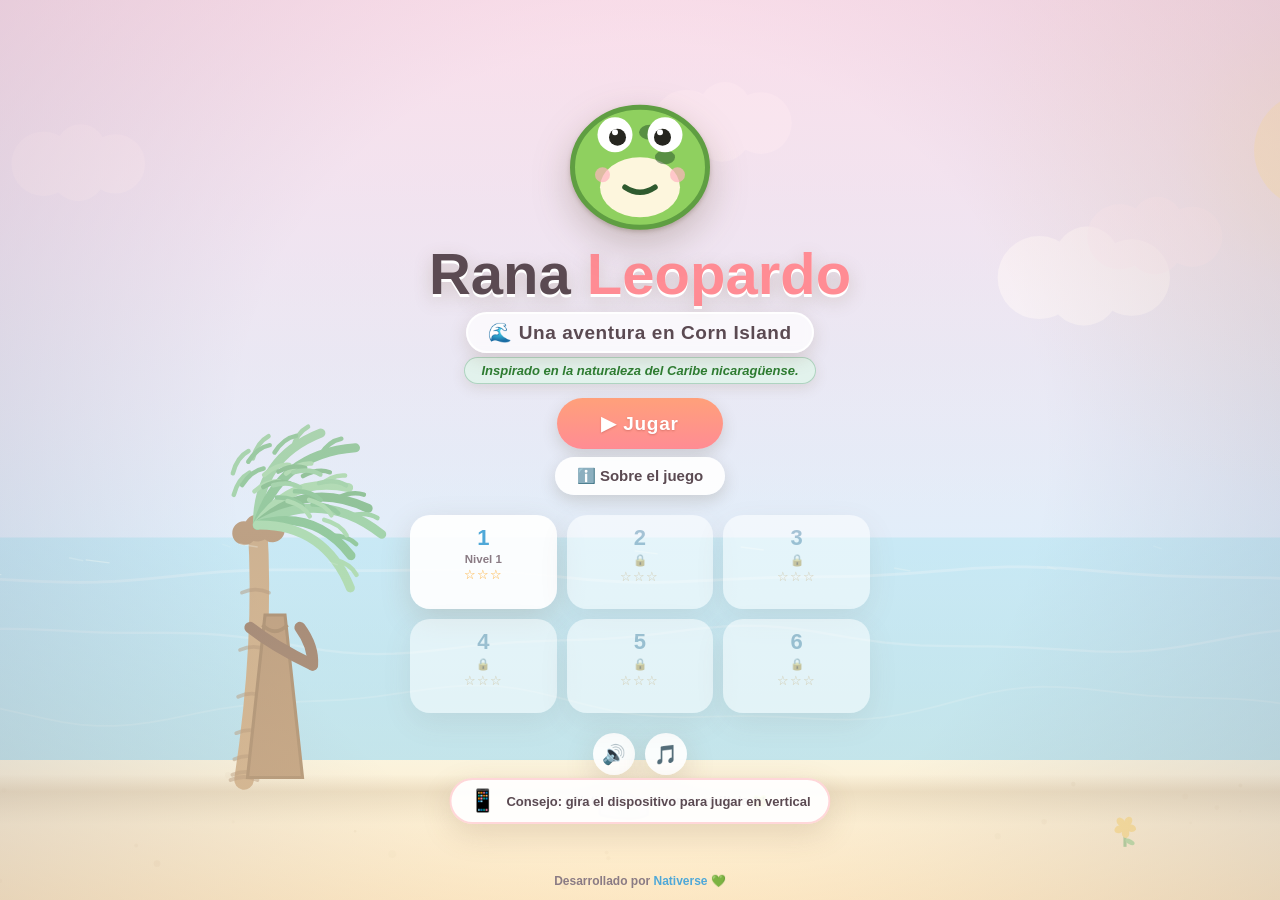
<file: index.html>
<!DOCTYPE html>
<html lang="es">
<head>
  <meta charset="UTF-8" />
  <meta name="viewport" content="width=device-width, initial-scale=1.0, maximum-scale=1.0, user-scalable=no, viewport-fit=cover" />

  <!-- ============ Identidad / PWA ============ -->
  <title>Rana Leopardo — Aventura en Corn Island</title>
  <meta name="description" content="Juego inspirado en Angry Birds: lanza a la rana leopardo (Nati) contra castillos de bloques en Corn Island, Nicaragua. HTML5 + Canvas, sin dependencias. Juega online o instálalo como app." />
  <meta name="theme-color" content="#DDF6EA" />
  <meta name="application-name" content="Rana Leopardo" />

  <!-- Favicon (navegador + acceso directo) -->
  <link rel="icon" href="assets/icons/favicon.ico" sizes="any" />
  <link rel="icon" type="image/svg+xml" href="assets/icons/favicon.svg" />
  <link rel="icon" type="image/png" sizes="32x32" href="assets/icons/favicon-32.png" />
  <link rel="icon" type="image/png" sizes="16x16" href="assets/icons/favicon-16.png" />

  <!-- iOS / iPadOS (pantalla de inicio, barra de estado) -->
  <link rel="apple-touch-icon" sizes="180x180" href="assets/icons/apple-touch-icon.png" />
  <meta name="apple-mobile-web-app-capable" content="yes" />
  <meta name="mobile-web-app-capable" content="yes" />
  <meta name="apple-mobile-web-app-status-bar-style" content="default" />
  <meta name="apple-mobile-web-app-title" content="Rana Leopardo" />

  <!-- PWA / Android (manifest) -->
  <link rel="manifest" href="site.webmanifest" />

  <!-- Compartir (Open Graph + Twitter) -->
  <meta property="og:type" content="website" />
  <meta property="og:locale" content="es_ES" />
  <meta property="og:site_name" content="Rana Leopardo" />
  <meta property="og:title" content="Rana Leopardo — Una aventura en Corn Island" />
  <meta property="og:description" content="Lanza a la rana leopardo (Nati) contra los cangris en una isla caribeña pastel. Juego HTML5 + Canvas, sin dependencias. ¡Compártelo y desafía tu récord!" />
  <meta property="og:url" content="https://rana-leopardo.pages.dev/" />
  <meta property="og:image" content="assets/icons/icon-512.png" />
  <meta name="twitter:card" content="summary_large_image" />
  <meta name="twitter:title" content="Rana Leopardo — Una aventura en Corn Island" />
  <meta name="twitter:description" content="Lanza a la rana leopardo (Nati) contra los cangris en Corn Island. HTML5 + Canvas, sin dependencias." />
  <meta name="twitter:image" content="assets/icons/icon-512.png" />

  <link rel="stylesheet" href="style.css" />
</head>
<body>
  <!-- Pantalla de carga (splash): identidad al instante, se oculta al arrancar el motor -->
  <div id="splash" aria-hidden="true">
    <img src="assets/icons/favicon.svg" alt="" class="splash-frog" width="96" height="96" />
    <div class="splash-name">Rana <span>Leopardo</span></div>
    <div class="splash-sub">Una aventura en Corn Island</div>
    <div class="splash-bar"><span></span></div>
  </div>

  <!-- Canvas principal del juego -->
  <canvas id="game" aria-label="Juego Rana Leopardo"></canvas>

  <!-- La UI (HUD, menús, overlays) se construye aquí con JavaScript -->
  <div id="ui-root"></div>

  <noscript>
    <div style="padding:40px;font-family:sans-serif;text-align:center">
      Rana Leopardo necesita JavaScript para funcionar. Actívalo y recarga la página. 🐸
    </div>
  </noscript>

  <!-- Registro del service worker (solo https; no afecta file://) -->
  <script src="js/pwa.js"></script>

  <!-- Módulos en orden de dependencia (scripts clásicos: funciona con file://) -->
  <script src="js/utils.js"></script>
  <script src="js/collision.js"></script>
  <script src="js/physics.js"></script>
  <script src="js/camera.js"></script>
  <script src="js/particles.js"></script>
  <script src="js/lighting.js"></script>
  <script src="js/scene.js"></script>
  <script src="js/entities.js"></script>
  <script src="js/renderer.js"></script>
  <script src="js/audio.js"></script>
  <script src="js/level-loader.js"></script>
  <script src="js/input.js"></script>
  <script src="js/content.js"></script>
  <script src="js/ui.js"></script>
  <script src="js/engine.js"></script>
  <script src="js/game.js"></script>
</body>
</html>
</file>
<file: style.css>
/* ============================================================
 * RANA LEOPARDO — Corn Island Adventure
 * style.css
 * ------------------------------------------------------------
 * Tema pastel Caribe: HUD, menús, overlays, botones y estilos
 * responsive (optimizado para móvil).
 * ============================================================ */

/* Los atributos `hidden` deben ganar SIEMPRE. Si una clase como
 * .overlay, .menu o .hud define `display: flex`, anula el
 * `display: none` del atributo hidden del navegador y las ventanas
 * modales se ven desde el arranque (bug: "ventana de victoria al
 * entrar"). Esta regla global lo garantiza. */
[hidden] {
  display: none !important;
}

:root {
  --coral: #ff8c94;
  --coral-dark: #f26a75;
  --sky: #7fc8ee;
  --sky-dark: #4fa8d8;
  --sand: #fff6dd;
  --ink: #5b4a52;
  --ink-soft: #8a7b84;
  --card: rgba(255, 255, 255, 0.92);
  --shadow: 0 10px 30px rgba(120, 90, 60, 0.18);
  --radius: 20px;
}

* {
  margin: 0;
  padding: 0;
  box-sizing: border-box;
  -webkit-tap-highlight-color: transparent;
}

html, body {
  width: 100%;
  height: 100%;
  overflow: hidden;
  background: #dff0ff;
  font-family: 'Quicksand', 'Baloo 2', 'Comic Sans MS', 'Segoe UI', sans-serif;
  color: var(--ink);
  user-select: none;
  -webkit-user-select: none;
  touch-action: none;
}

/* ============================================================
 * Splash / pantalla de carga (identidad visual)
 * ============================================================ */
#splash {
  position: fixed;
  inset: 0;
  z-index: 100;
  display: flex;
  flex-direction: column;
  align-items: center;
  justify-content: center;
  gap: 10px;
  background: #ddf6ea; /* verde menta: coincide con el theme-color */
  color: var(--ink);
  transition: opacity 0.5s ease, visibility 0.5s ease;
}
#splash.done {
  opacity: 0;
  visibility: hidden;
  pointer-events: none;
}
.splash-frog {
  width: 96px;
  height: 96px;
  filter: drop-shadow(0 8px 16px rgba(95, 158, 66, 0.35));
  animation: splash-bounce 1.4s ease-in-out infinite;
}
.splash-name {
  font-family: 'Quicksand', 'Baloo 2', 'Comic Sans MS', sans-serif;
  font-size: 30px;
  font-weight: 800;
  letter-spacing: 0.5px;
  color: var(--ink);
}
.splash-name span { color: var(--coral); }
.splash-sub {
  font-size: 14px;
  color: var(--ink-soft);
  margin-top: -4px;
}
.splash-bar {
  width: 140px;
  height: 6px;
  margin-top: 14px;
  border-radius: 999px;
  background: rgba(95, 158, 66, 0.18);
  overflow: hidden;
}
.splash-bar span {
  display: block;
  height: 100%;
  width: 40%;
  border-radius: 999px;
  background: #6fbf4f;
  animation: splash-slide 1.1s ease-in-out infinite;
}
@keyframes splash-bounce {
  0%, 100% { transform: translateY(0); }
  50% { transform: translateY(-8px); }
}
@keyframes splash-slide {
  0% { transform: translateX(-100%); }
  100% { transform: translateX(350%); }
}
@media (prefers-reduced-motion: reduce) {
  #splash { transition-duration: 0.1s; }
  .splash-frog, .splash-bar span { animation: none; }
}

/* ---------- Canvas ---------- */
#game {
  position: fixed;
  inset: 0;
  display: block;
  touch-action: none;
}

/* ---------- Capa UI ---------- */
#ui-root {
  position: fixed;
  inset: 0;
  pointer-events: none;
  z-index: 10;
}

#ui-root button {
  pointer-events: auto;
}

/* ============================================================
 * HUD
 * ============================================================ */
.hud {
  position: absolute;
  inset: 0;
  pointer-events: none;
  padding: calc(10px + env(safe-area-inset-top)) 14px calc(10px + env(safe-area-inset-bottom));
  display: flex;
  flex-direction: column;
  justify-content: space-between;
}

.hud-top {
  display: flex;
  align-items: flex-start;
  justify-content: space-between;
  gap: 8px;
  pointer-events: auto;
}

.chip {
  background: var(--card);
  border-radius: 999px;
  padding: 6px 14px;
  box-shadow: var(--shadow);
  display: flex;
  align-items: center;
  gap: 8px;
  font-weight: 700;
}

.chip-label {
  font-size: 11px;
  text-transform: uppercase;
  letter-spacing: 0.08em;
  color: var(--ink-soft);
}

.chip-value {
  font-size: 15px;
  color: var(--ink);
}

.hud-center {
  display: flex;
  flex-direction: column;
  align-items: center;
  gap: 4px;
}

.score-box {
  background: var(--card);
  border-radius: 999px;
  padding: 6px 18px;
  box-shadow: var(--shadow);
  display: flex;
  align-items: center;
  gap: 8px;
  font-weight: 800;
  font-size: 17px;
  color: var(--ink);
}

.score-icon {
  color: #ffb03a;
  font-size: 14px;
}

.stars {
  display: flex;
  gap: 4px;
}

.star {
  font-size: 26px;
  color: rgba(120, 110, 100, 0.35);
  transition: transform 0.25s ease, color 0.25s ease;
  display: inline-block;
}

.star.earned {
  color: #ffb03a;
  text-shadow: 0 2px 8px rgba(255, 176, 58, 0.5);
  animation: starPop 0.45s cubic-bezier(0.34, 1.56, 0.64, 1);
}

/* Objetivo de estrellas del nivel (p.ej. ★ 1200 ★★ 1800 ★★★ 2400) */
.hud-goal {
  font-size: 10.5px;
  font-weight: 700;
  letter-spacing: 0.02em;
  color: var(--ink-soft);
  background: rgba(255, 255, 255, 0.55);
  border-radius: 999px;
  padding: 2px 10px;
  white-space: nowrap;
  max-width: min(58vw, 240px);
  overflow: hidden;
  text-overflow: ellipsis;
}

/* Récord del nivel (best score persistido en localStorage) */
.hud-best {
  font-size: 10.5px;
  font-weight: 800;
  letter-spacing: 0.02em;
  color: #b8860b;
  background: rgba(255, 244, 214, 0.85);
  border-radius: 999px;
  padding: 2px 10px;
  white-space: nowrap;
  box-shadow: inset 0 0 0 1px rgba(184, 134, 11, 0.25);
}

@keyframes starPop {
  0% { transform: scale(0) rotate(-40deg); }
  70% { transform: scale(1.35) rotate(8deg); }
  100% { transform: scale(1) rotate(0); }
}

.hud-right {
  display: flex;
  align-items: center;
  gap: 8px;
}

.frogs-left {
  display: flex;
  gap: 2px;
  background: var(--card);
  border-radius: 999px;
  padding: 5px 10px;
  box-shadow: var(--shadow);
}

.frog-icon {
  display: block;
  filter: drop-shadow(0 2px 2px rgba(80, 60, 30, 0.25));
}

.icon-btn {
  width: 42px;
  height: 42px;
  border-radius: 50%;
  border: none;
  background: var(--card);
  box-shadow: var(--shadow);
  font-size: 19px;
  cursor: pointer;
  transition: transform 0.15s ease, background 0.15s ease;
  display: grid;
  place-items: center;
}

.icon-btn:hover { transform: translateY(-2px) scale(1.06); background: #ffffff; }
.icon-btn:active { transform: scale(0.92); }

.icon-btn:disabled {
  opacity: 0.45;
  cursor: default;
  transform: none;
  filter: grayscale(0.6);
}

.hud-bottom {
  display: flex;
  justify-content: flex-end;
  align-items: flex-end;
  gap: 8px;
  pointer-events: auto;
}

/* Nombre del nivel: aparece destacado al entrar y se oculta a los ~3 s
 * (la clase .hide lo desvanece; el motor lo añade con un temporizador).
 * Se coloca BAJO la fila del HUD para no tapar estrellas/puntaje. */
.hud-name {
  position: absolute;
  top: calc(118px + env(safe-area-inset-top));
  left: 50%;
  transform: translateX(-50%) translateY(0);
  background: rgba(255, 255, 255, 0.85);
  padding: 5px 18px;
  border-radius: 999px;
  font-size: 14px;
  font-weight: 800;
  color: var(--ink);
  white-space: nowrap;
  box-shadow: 0 4px 16px rgba(120, 90, 60, 0.16);
  transition: opacity 0.6s ease, transform 0.6s ease;
  pointer-events: none;
  z-index: 2;
}

.hud-name.hide {
  opacity: 0;
  transform: translateX(-50%) translateY(-8px);
}

/* Curiosidad educativa del nivel: aparece como el título (transitoria) y
 * se puede volver a mostrar con el botón 💡 del HUD. */
.hud-fact {
  position: absolute;
  top: calc(168px + env(safe-area-inset-top));
  left: 50%;
  transform: translateX(-50%) translateY(0);
  background: rgba(255, 255, 255, 0.92);
  border: 2px solid rgba(143, 208, 95, 0.45);
  border-radius: 16px;
  padding: 8px 16px;
  max-width: min(88vw, 420px);
  text-align: center;
  box-shadow: 0 4px 16px rgba(120, 90, 60, 0.16);
  transition: opacity 0.6s ease, transform 0.6s ease;
  pointer-events: none;
  z-index: 2;
}

.hud-fact.hide {
  opacity: 0;
  transform: translateX(-50%) translateY(-8px);
}

.hud-fact-title {
  font-size: 13px;
  font-weight: 900;
  color: #4b9a3f;
  margin-bottom: 2px;
}

.hud-fact-text {
  font-size: 12.5px;
  line-height: 1.4;
  color: var(--ink);
}

/* Mini-mapa "recon": ubicación aproximada de los cangris. Transitorio,
 * se reabre con el botón 🔍 del HUD. */
.recon {
  position: absolute;
  bottom: calc(118px + env(safe-area-inset-bottom));
  left: 50%;
  transform: translateX(-50%);
  background: rgba(255, 255, 255, 0.94);
  border: 2px solid rgba(79, 168, 216, 0.4);
  border-radius: 14px;
  padding: 6px 14px 10px;
  width: min(92vw, 560px);
  box-shadow: var(--shadow);
  text-align: center;
  z-index: 3;
}

.recon-title {
  font-size: 11px;
  font-weight: 800;
  letter-spacing: 0.03em;
  color: var(--sky-dark);
  margin-bottom: 4px;
}

.recon-track {
  position: relative;
  height: 26px;
  background: linear-gradient(180deg, rgba(127, 200, 238, 0.35), rgba(255, 246, 221, 0.75));
  border-radius: 999px;
  border: 1px dashed rgba(120, 90, 60, 0.25);
}

.recon-dot,
.recon-start {
  position: absolute;
  top: 50%;
  transform: translate(-50%, -50%);
  font-size: 18px;
  line-height: 1;
}

.recon-dot {
  filter: drop-shadow(0 1px 2px rgba(80, 60, 30, 0.35));
}

.recon-start {
  font-size: 20px;
}

/* ============================================================
 * Botones
 * ============================================================ */
.btn {
  border: none;
  border-radius: 999px;
  padding: 10px 22px;
  font-family: inherit;
  font-size: 15px;
  font-weight: 800;
  cursor: pointer;
  transition: transform 0.16s ease, box-shadow 0.16s ease, filter 0.16s ease;
  box-shadow: 0 6px 16px rgba(90, 70, 50, 0.18);
}

.btn:hover { transform: translateY(-3px); filter: brightness(1.05); }
.btn:active { transform: translateY(0) scale(0.96); }
.btn:disabled { opacity: 0.45; transform: none; cursor: default; }

.btn-primary {
  background: linear-gradient(180deg, #ffa07a, var(--coral));
  color: #fff;
  text-shadow: 0 1px 2px rgba(140, 50, 40, 0.3);
}

.btn-primary:hover { box-shadow: 0 10px 22px rgba(255, 120, 100, 0.4); }

.btn-ghost {
  background: var(--card);
  color: var(--ink);
}

.btn-ghost:hover { background: #ffffff; }

.btn-big {
  font-size: 19px;
  padding: 14px 44px;
  letter-spacing: 0.04em;
}

/* ============================================================
 * Menú principal
 * ============================================================ */
.menu {
  position: absolute;
  inset: 0;
  display: flex;
  flex-direction: column;
  align-items: center;
  justify-content: center;
  gap: 14px;
  padding: 24px;
  background: linear-gradient(180deg, rgba(255, 219, 233, 0.55), rgba(223, 240, 255, 0.35) 60%, rgba(255, 246, 221, 0.45));
  text-align: center;
}

.menu-hero {
  animation: frogBounce 2.4s ease-in-out infinite;
  filter: drop-shadow(0 14px 18px rgba(80, 60, 30, 0.25));
}

@keyframes frogBounce {
  0%, 100% { transform: translateY(0) rotate(-3deg); }
  50% { transform: translateY(-16px) rotate(3deg); }
}

.menu-title {
  font-size: clamp(34px, 7vw, 58px);
  font-weight: 900;
  color: var(--ink);
  line-height: 1.05;
  text-shadow: 0 3px 0 #ffffff, 0 6px 18px rgba(120, 90, 60, 0.25);
}

.menu-title span {
  color: var(--coral);
}

.menu-subtitle {
  font-size: clamp(14px, 3vw, 19px);
  color: var(--ink);
  font-weight: 800;
  letter-spacing: 0.03em;
  background: rgba(255, 255, 255, 0.72);
  border: 2px solid rgba(255, 255, 255, 0.9);
  border-radius: 999px;
  padding: 7px 20px;
  box-shadow: 0 6px 18px rgba(120, 90, 60, 0.18);
  backdrop-filter: blur(4px);
  -webkit-backdrop-filter: blur(4px);
  margin-top: -6px;
}

.menu-subtitle::before {
  content: '🌊 ';
}

/* Lema bajo el subtítulo (cornisland.md): "Inspirado en la naturaleza..." */
.menu-tagline {
  font-size: 13px;
  color: #2e7d32;
  font-weight: 800;
  font-style: italic;
  background: rgba(223, 246, 234, 0.75);
  border: 1.5px solid rgba(111, 176, 138, 0.45);
  border-radius: 999px;
  padding: 5px 16px;
  box-shadow: 0 4px 14px rgba(120, 90, 60, 0.14);
  margin-top: -10px;
}

/* Botón "Sobre el juego" que abre el modal informativo */
.btn-info {
  margin-top: -6px;
}

/* Footer del menú: desarrollador */
.menu-footer {
  position: absolute;
  bottom: calc(12px + env(safe-area-inset-bottom));
  left: 50%;
  transform: translateX(-50%);
  font-size: 12px;
  color: var(--ink-soft);
  font-weight: 700;
  white-space: nowrap;
}

.menu-footer strong {
  color: var(--sky-dark);
}

.level-select {
  display: grid;
  grid-template-columns: repeat(3, 1fr);
  gap: 10px;
  max-width: 460px;
  width: 100%;
  margin-top: 6px;
}

.level-card {
  border: none;
  border-radius: var(--radius);
  background: var(--card);
  box-shadow: var(--shadow);
  padding: 10px 8px;
  cursor: pointer;
  font-family: inherit;
  display: flex;
  flex-direction: column;
  align-items: center;
  gap: 2px;
  transition: transform 0.16s ease, box-shadow 0.16s ease;
}

.level-card:hover { transform: translateY(-4px) scale(1.03); box-shadow: 0 14px 26px rgba(120, 90, 60, 0.22); }
.level-card:active { transform: scale(0.95); }

.level-card.locked {
  opacity: 0.55;
  cursor: default;
  filter: grayscale(0.5);
}

.level-card.locked:hover { transform: none; }

.level-num {
  font-size: 22px;
  font-weight: 900;
  color: var(--sky-dark);
}

.level-name {
  font-size: 11.5px;
  font-weight: 700;
  color: var(--ink-soft);
}

.level-stars-mini {
  font-size: 13px;
  color: #ffb03a;
  letter-spacing: 1px;
}

/* Mejor puntaje por nivel en el selector */
.level-best {
  font-size: 11px;
  font-weight: 800;
  color: #b8860b;
  letter-spacing: 0.02em;
  min-height: 13px;
}

.menu-toggles {
  display: flex;
  gap: 10px;
  margin-top: 6px;
}

.menu-hint {
  font-size: 12.5px;
  color: var(--ink-soft);
  font-weight: 600;
  margin-top: 4px;
}

/* ============================================================
 * Overlay (victoria / derrota)
 * ============================================================ */
.overlay {
  position: absolute;
  inset: 0;
  display: flex;
  align-items: center;
  justify-content: center;
  background: rgba(60, 40, 70, 0.35);
  backdrop-filter: blur(3px);
  -webkit-backdrop-filter: blur(3px);
  animation: fadeIn 0.35s ease;
  pointer-events: auto;
}

@keyframes fadeIn {
  from { opacity: 0; }
  to { opacity: 1; }
}

.overlay-card {
  background: var(--card);
  border-radius: 28px;
  box-shadow: 0 20px 50px rgba(80, 50, 40, 0.3);
  padding: 30px 36px;
  text-align: center;
  max-width: 400px;
  width: calc(100% - 40px);
  animation: cardIn 0.5s cubic-bezier(0.34, 1.4, 0.64, 1);
}

@keyframes cardIn {
  from { transform: translateY(40px) scale(0.9); opacity: 0; }
  to { transform: translateY(0) scale(1); opacity: 1; }
}

.overlay-title {
  font-size: 34px;
  font-weight: 900;
  color: var(--ink);
  margin-bottom: 8px;
}

.overlay.win .overlay-title { color: #3f9e4d; }
.overlay.lose .overlay-title { color: var(--coral-dark); }

.overlay-stars {
  font-size: 46px;
  letter-spacing: 6px;
  margin: 10px 0;
  min-height: 54px;
}

.star.big {
  font-size: 46px;
  animation: none;
}

.star.big.earned {
  animation: starBigPop 0.5s cubic-bezier(0.34, 1.56, 0.64, 1) both;
  animation-delay: calc(var(--i, 0) * 0.18s);
}

@keyframes starBigPop {
  0% { transform: scale(0) rotate(-90deg); opacity: 0; }
  100% { transform: scale(1) rotate(0); opacity: 1; }
}

.overlay-score {
  font-size: 17px;
  font-weight: 800;
  color: var(--ink-soft);
  margin-bottom: 10px;
}

/* Información extra en overlays (p.ej. enemigos restantes al perder) */
.overlay-info {
  font-size: 14px;
  font-weight: 700;
  color: var(--coral-dark);
  margin-bottom: 16px;
}

/* Récord de puntuación en la victoria */
.overlay-record {
  font-size: 15px;
  font-weight: 800;
  color: #b8860b;
  margin-bottom: 16px;
  min-height: 18px;
}

.overlay-buttons {
  display: flex;
  flex-wrap: wrap;
  gap: 10px;
  justify-content: center;
  align-items: center;
}

/* Botones de acción del overlay de victoria/derrota: iconos grandes
 * (⟲ reintentar, ⏭ siguiente, 🎉 final) que repiten los del HUD. */
.overlay-icon-btn {
  width: 54px;
  height: 54px;
  border-radius: 50%;
  font-size: 24px;
  background: var(--card);
  box-shadow: var(--shadow);
  border: none;
  cursor: pointer;
  display: grid;
  place-items: center;
  transition: transform 0.16s ease, background 0.16s ease;
}

.overlay-icon-btn:hover { transform: translateY(-2px) scale(1.06); background: #ffffff; }
.overlay-icon-btn:active { transform: scale(0.92); }

/* Zoom de la lupita 🔍 activo (doble toque): botón resaltado */
.icon-btn.active {
  background: linear-gradient(180deg, #ffd9a0, #ffb03a);
  box-shadow: 0 0 0 3px rgba(255, 176, 58, 0.55);
}

/* Curiosidad del nivel superado (mensajes "entre niveles") */
.overlay-fact {
  background: rgba(143, 208, 95, 0.16);
  border: 2px solid rgba(143, 208, 95, 0.4);
  border-radius: 14px;
  padding: 10px 14px;
  margin: 10px 0 4px;
  text-align: left;
}

.overlay-fact-title {
  font-size: 12px;
  font-weight: 900;
  letter-spacing: 0.04em;
  color: #4b9a3f;
  margin-bottom: 3px;
}

.overlay-fact-text {
  font-size: 13.5px;
  line-height: 1.45;
  color: var(--ink);
}

/* ============================================================
 * Modal (información del juego / final)
 * ============================================================ */
.modal-backdrop {
  position: absolute;
  inset: 0;
  display: flex;
  align-items: center;
  justify-content: center;
  background: rgba(60, 40, 70, 0.45);
  backdrop-filter: blur(4px);
  -webkit-backdrop-filter: blur(4px);
  z-index: 40;
  animation: fadeIn 0.3s ease;
  pointer-events: auto;
  padding: 20px;
}

.modal-card {
  background: var(--card);
  border-radius: 28px;
  box-shadow: 0 20px 50px rgba(80, 50, 40, 0.35);
  width: min(520px, 100%);
  max-height: 86vh;
  display: flex;
  flex-direction: column;
  overflow: hidden;
  animation: cardIn 0.45s cubic-bezier(0.34, 1.4, 0.64, 1);
}

.modal-head {
  display: flex;
  align-items: center;
  justify-content: space-between;
  gap: 10px;
  padding: 18px 22px 6px;
}

.modal-title {
  font-size: clamp(20px, 4vw, 26px);
  font-weight: 900;
  color: var(--ink);
}

.modal-close {
  width: 36px;
  height: 36px;
  font-size: 15px;
  flex-shrink: 0;
}

.modal-body {
  overflow-y: auto;
  padding: 10px 22px 16px;
  text-align: left;
  scrollbar-width: thin;
}

.modal-section {
  margin-bottom: 14px;
}

.modal-section-title {
  font-size: 14px;
  font-weight: 900;
  color: var(--sky-dark);
  margin-bottom: 4px;
}

.modal-section p {
  font-size: 13.5px;
  line-height: 1.5;
  color: var(--ink);
  margin-bottom: 6px;
}

.modal-actions {
  padding: 6px 22px 18px;
  display: flex;
  justify-content: center;
}

/* ============================================================
 * Toast + hint de rotación
 * ============================================================ */
.toast {
  position: absolute;
  bottom: calc(90px + env(safe-area-inset-bottom));
  left: 50%;
  transform: translateX(-50%) translateY(20px);
  background: rgba(255, 255, 255, 0.95);
  color: var(--ink);
  font-weight: 700;
  font-size: 14px;
  padding: 10px 20px;
  border-radius: 999px;
  box-shadow: var(--shadow);
  opacity: 0;
  transition: opacity 0.3s ease, transform 0.3s ease;
  pointer-events: none;
  white-space: nowrap;
}

.toast.show {
  opacity: 1;
  transform: translateX(-50%) translateY(0);
}

/* Aviso de rotación NO bloqueante: pastilla flotante que no
 * intercepta clics (pointer-events: none) y se auto-oculta.
 * El juego es vertical: solo aparece en horizontal. */
.rotate-hint {
  position: absolute;
  bottom: calc(76px + env(safe-area-inset-bottom));
  left: 50%;
  transform: translateX(-50%) translateY(14px);
  display: flex;
  align-items: center;
  gap: 10px;
  background: rgba(255, 255, 255, 0.94);
  border: 2px solid rgba(255, 140, 148, 0.35);
  border-radius: 999px;
  box-shadow: var(--shadow);
  padding: 8px 18px;
  z-index: 30;
  opacity: 0;
  visibility: hidden;
  pointer-events: none;
  white-space: nowrap;
  transition: opacity 0.4s ease, transform 0.4s ease, visibility 0s linear 0.4s;
}

.rotate-hint.show {
  opacity: 1;
  visibility: visible;
  transform: translateX(-50%) translateY(0);
  transition: opacity 0.4s ease, transform 0.4s ease;
}

.rotate-icon {
  font-size: 22px;
  animation: rotateHint 1.6s ease-in-out infinite;
}

@keyframes rotateHint {
  0%, 100% { transform: rotate(0deg); }
  50% { transform: rotate(90deg); }
}

.rotate-hint p {
  font-size: 13px;
  font-weight: 800;
  color: var(--ink);
}

/* ============================================================
 * Responsive
 * ============================================================ */

/* Vertical (juego en portrait): los botones secundarios del HUD se
 * agrupan junto a las vidas con un tono translúcido que no tapa el
 * ambiente, y el marcador central se compacta. */
@media (orientation: portrait) {
  .hud-top { align-items: flex-start; gap: 6px; }
  .hud-right { gap: 6px; }
  .frogs-left {
    background: rgba(255, 255, 255, 0.5);
    backdrop-filter: blur(3px);
    -webkit-backdrop-filter: blur(3px);
    box-shadow: none;
  }
  .hud .icon-btn {
    background: rgba(255, 255, 255, 0.5);
    backdrop-filter: blur(3px);
    -webkit-backdrop-filter: blur(3px);
    box-shadow: none;
  }
  .icon-btn:hover { background: rgba(255, 255, 255, 0.85); }
  .chip { background: rgba(255, 255, 255, 0.5); backdrop-filter: blur(3px); -webkit-backdrop-filter: blur(3px); box-shadow: none; }
  .score-box { background: rgba(255, 255, 255, 0.5); backdrop-filter: blur(3px); -webkit-backdrop-filter: blur(3px); box-shadow: none; }
  .hud-bottom { justify-content: flex-end; }
}

@media (max-width: 720px) {
  .chip-value { font-size: 13px; }
  .chip { padding: 5px 11px; }
  .score-box { font-size: 14px; padding: 5px 13px; }
  .star { font-size: 21px; }
  .icon-btn { width: 38px; height: 38px; font-size: 16px; }
  .btn { padding: 8px 16px; font-size: 13.5px; }
  .hud-name { top: calc(96px + env(safe-area-inset-top)); font-size: 12.5px; }
  .overlay-card { padding: 22px 20px; }
  .overlay-title { font-size: 27px; }
  .star.big { font-size: 38px; }
  .overlay-stars { font-size: 38px; }
  .level-card { padding: 8px 4px; }
  .level-num { font-size: 18px; }
}

@media (max-height: 560px) {
  .menu { overflow-y: auto; }
  .menu-hero { display: none; }
  .menu { gap: 8px; }
  .level-select { grid-template-columns: repeat(6, 1fr); max-width: 640px; }
  .menu-hint { display: none; }
}

/* Móviles modernos en vertical (Galaxy S22+ 360-384px, iPhone 13+ 390-430px,
 * alturas ≈780-930px): el HUD se compacta para que TODO quepa en UNA sola
 * fila (chip de nivel + puntaje/estrellas + ranas + botones), sin wrap:
 * garantiza el mismo orden visual con 4 vidas que con 3. */
@media (orientation: portrait) and (max-width: 470px) {
  .hud-top {
    flex-wrap: nowrap;
    align-items: center;
    gap: 5px;
  }
  .hud-center {
    order: 0;
    flex-basis: auto;
    flex-direction: row;
    justify-content: center;
    gap: 5px;
    margin-top: 0;
    min-width: 0;
  }
  .hud-center .hud-goal,
  .hud-center .hud-best { display: none; }
  .chip { padding: 4px 9px; gap: 5px; }
  .chip-label { display: none; }
  .chip-value { font-size: 13px; }
  .score-box { font-size: 12px; padding: 4px 9px; gap: 5px; }
  .star { font-size: 15px; }
  .hud-right { gap: 4px; }
  .frogs-left { gap: 1px; padding: 4px 6px; }
  .frogs-left .frog-icon { width: 15px; height: 14px; }
  .hud .icon-btn,
  .hud-bottom .icon-btn { width: 30px; height: 30px; font-size: 13px; }
  .hud-name { top: calc(96px + env(safe-area-inset-top)); font-size: 12.5px; }
  .hud-fact { top: calc(134px + env(safe-area-inset-top)); max-width: 92vw; }
  .recon { bottom: calc(90px + env(safe-area-inset-bottom)); width: 94vw; }

  .menu { gap: 10px; padding: 14px; }
  .menu-hero { width: 110px; height: auto; }
  .menu-hero svg { width: 110px; height: auto; }
  .menu-title { font-size: clamp(30px, 8vw, 42px); }
  .menu-subtitle { font-size: clamp(12.5px, 3.4vw, 15px); padding: 6px 14px; }
  .level-select { grid-template-columns: repeat(3, 1fr); gap: 8px; max-width: 340px; }
  .menu-hint { display: none; }

  .overlay-card { max-width: 92vw; padding: 20px 16px; max-height: 86vh; overflow-y: auto; }
  .rotate-hint { bottom: calc(60px + env(safe-area-inset-bottom)); font-size: 12px; padding: 7px 14px; }
  .rotate-hint p { font-size: 12px; }
}

/* Alturas muy justas en vertical (S22 360x780 aprox.) */
@media (orientation: portrait) and (max-height: 700px) {
  .menu-hero { display: none; }
  .menu { gap: 8px; }
  .level-select { grid-template-columns: repeat(6, 1fr); max-width: 420px; }
  .menu-hint, .menu-toggles { display: none; }
}
</file>
